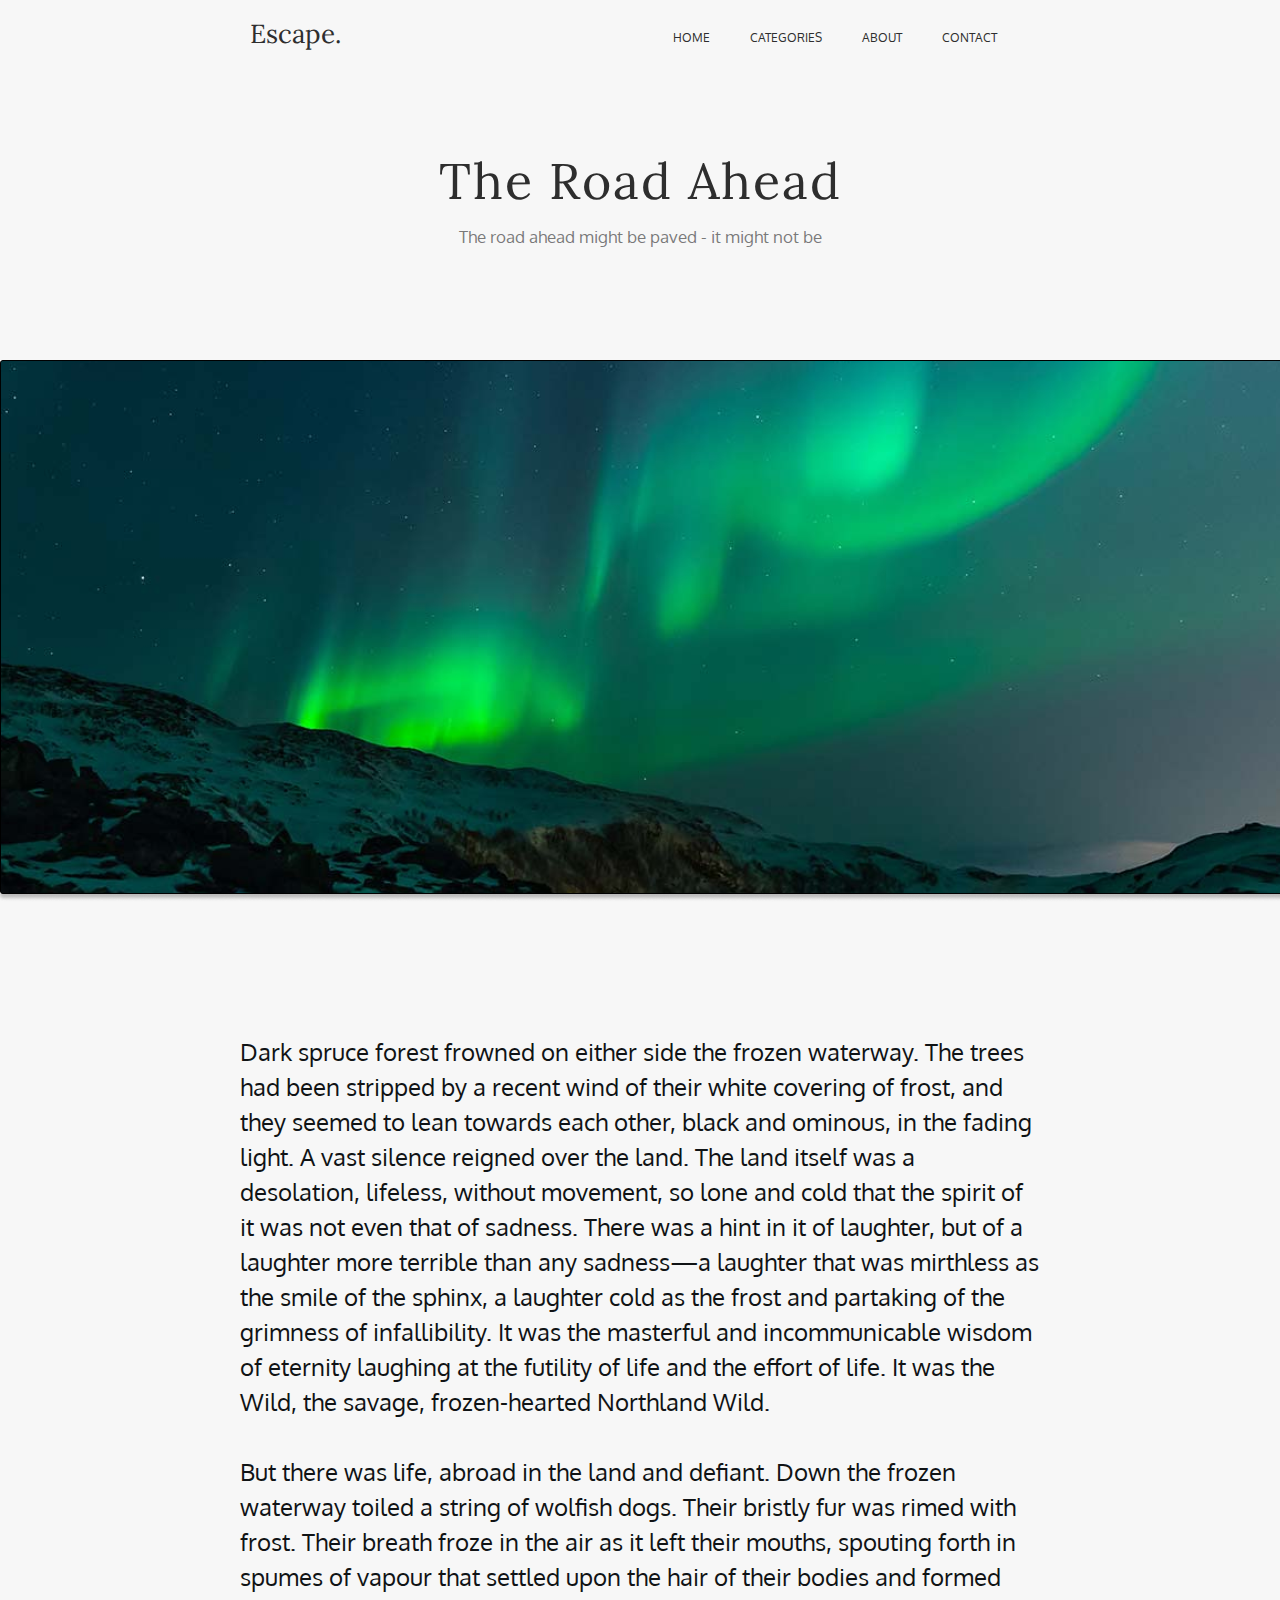
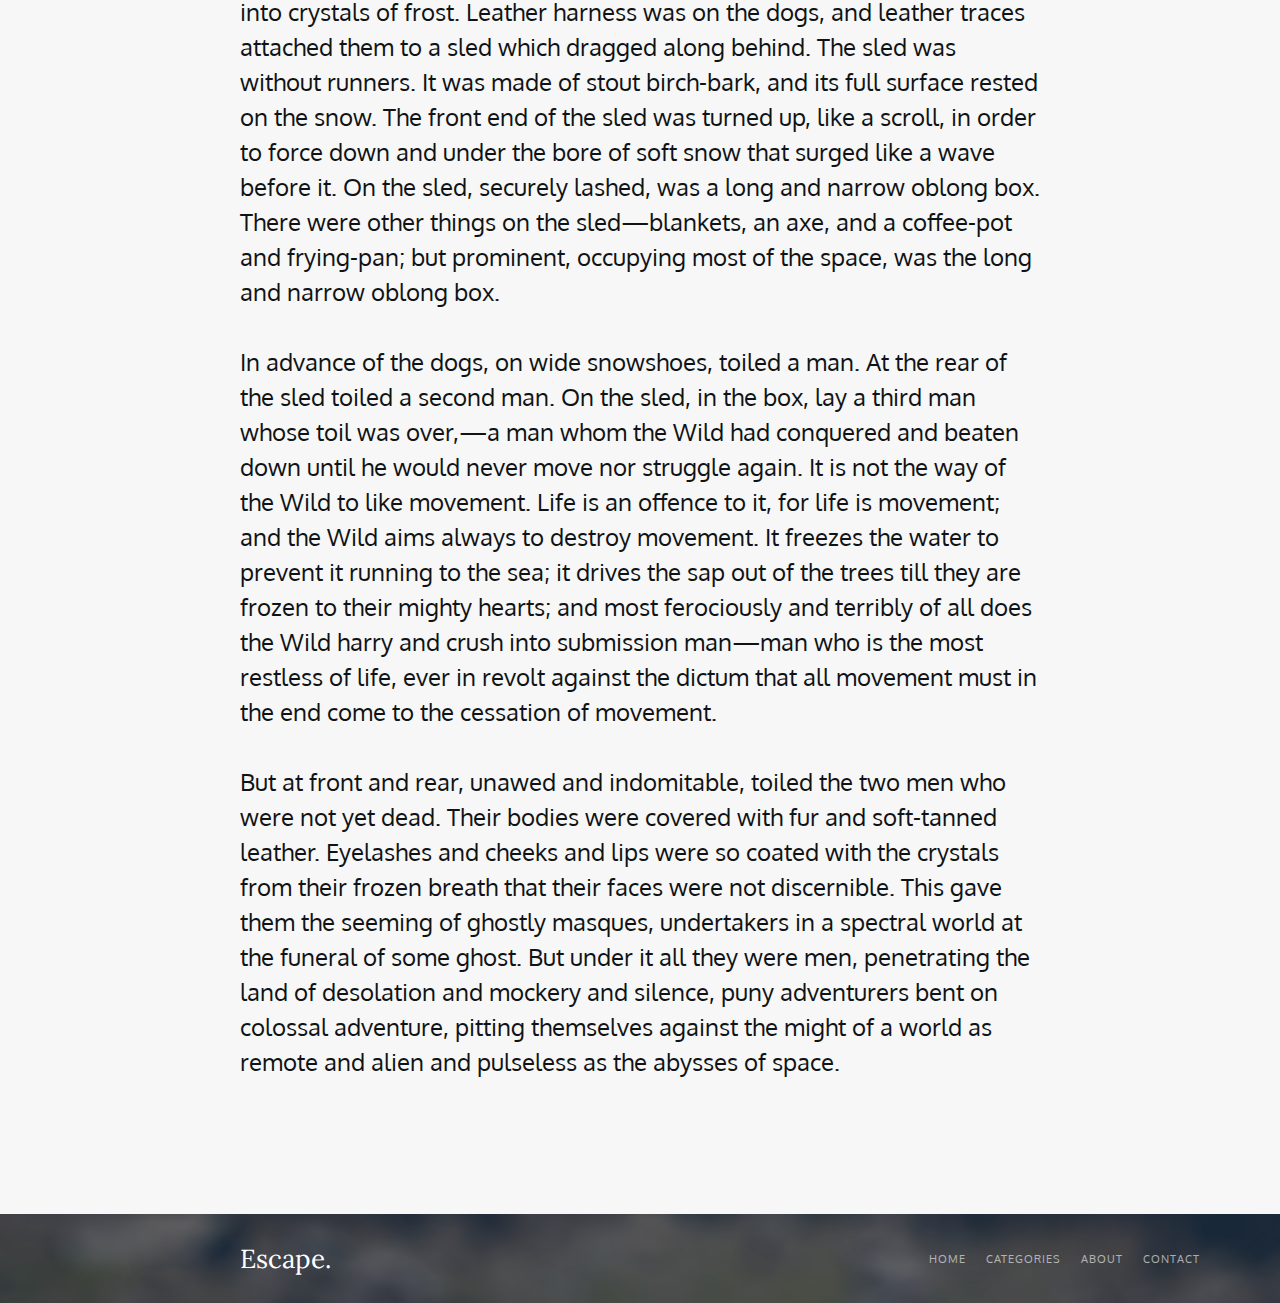
<file: index.html>
<!DOCTYPE html>
<html lang="en">

<head>
  <meta charset="utf-8">
    <title>The Road Ahead</title>
    <link rel="preconnect" href="https://fonts.googleapis.com">
    <link rel="preconnect" href="https://fonts.gstatic.com" crossorigin>
    <link href="https://fonts.googleapis.com/css2?family=Lora&family=Oxygen:wght@300;400&display=swap" rel="stylesheet">
    <link rel="stylesheet" href="style.css">
</head>

<body>
<div class="container">
    <header>
        <div class="logo">Escape.</div>
        <div class="links">
            <a><div>home</div></a>
            <a><div>categories</div></a>
            <a><div>about</div></a>
            <a><div>contact</div></a>
        </div>
    </header>
    <main>
        <section class="heading">
            <div class="main-title">The Road Ahead</div>
            <div class="sub-title">The road ahead might be paved - it might not be</div>
        </section>
        <div class="body-image">
            <img src="assets/body.png" alt="mountains image">
        </div>
        <section class="main-text">
            <div>
                Dark spruce forest frowned on either side the frozen waterway. The trees had been 
                stripped by a recent wind of their white covering of frost, and they seemed to lean 
                towards each other, black and ominous, in the fading light. A vast silence reigned 
                over the land. The land itself was a desolation, lifeless, without movement, so lone 
                and cold that the spirit of it was not even that of sadness. There was a hint in it 
                of laughter, but of a laughter more terrible than any sadness—a laughter that was 
                mirthless as the smile of the sphinx, a laughter cold as the frost and partaking of the 
                grimness of infallibility. It was the masterful and incommunicable wisdom of eternity 
                laughing at the futility of life and the effort of life. It was the Wild, the savage, 
                frozen-hearted Northland Wild.
            </div>
            <div>
                But there was life, abroad in the land and defiant. Down the frozen waterway toiled a 
                string of wolfish dogs. Their bristly fur was rimed with frost. Their breath froze in 
                the air as it left their mouths, spouting forth in spumes of vapour that settled upon 
                the hair of their bodies and formed into crystals of frost. Leather harness was on the 
                dogs, and leather traces attached them to a sled which dragged along behind. The sled 
                was without runners. It was made of stout birch-bark, and its full surface rested on 
                the snow. The front end of the sled was turned up, like a scroll, in order to force 
                down and under the bore of soft snow that surged like a wave before it. On the sled, 
                securely lashed, was a long and narrow oblong box. There were other things on the 
                sled—blankets, an axe, and a coffee-pot and frying-pan; but prominent, occupying 
                most of the space, was the long and narrow oblong box.
            </div>
            <div>
                In advance of the dogs, on wide snowshoes, toiled a man. At the rear of the sled 
                toiled a second man. On the sled, in the box, lay a third man whose toil was over,—a 
                man whom the Wild had conquered and beaten down until he would never move nor struggle 
                again. It is not the way of the Wild to like movement. Life is an offence to it, for life 
                is movement; and the Wild aims always to destroy movement. It freezes the water to prevent 
                it running to the sea; it drives the sap out of the trees till they are frozen to their 
                mighty hearts; and most ferociously and terribly of all does the Wild harry and crush into 
                submission man—man who is the most restless of life, ever in revolt against the dictum that 
                all movement must in the end come to the cessation of movement.
            </div>
            <div>
                But at front and rear, unawed and indomitable, toiled the two men who were not yet dead. 
                Their bodies were covered with fur and soft-tanned leather. Eyelashes and cheeks and lips 
                were so coated with the crystals from their frozen breath that their faces were not 
                discernible. This gave them the seeming of ghostly masques, undertakers in a spectral 
                world at the funeral of some ghost. But under it all they were men, penetrating the 
                land of desolation and mockery and silence, puny adventurers bent on colossal adventure, 
                pitting themselves against the might of a world as remote and alien and pulseless as the 
                abysses of space.
            </div>
        </section>
    </main>
    <footer>
        <img src="assets/footer.png" alt="footer background">
        <div class="shadow"></div>
        <div class="bar">
            <div class="logo">Escape.</div>
            <div class="links">
                <a><div>home</div></a>
                <a><div>categories</div></a>
                <a><div>about</div></a>
                <a><div>contact</div></a>
            </div>
        </div>
    </footer>
</div>
</body>

</html>
</file>
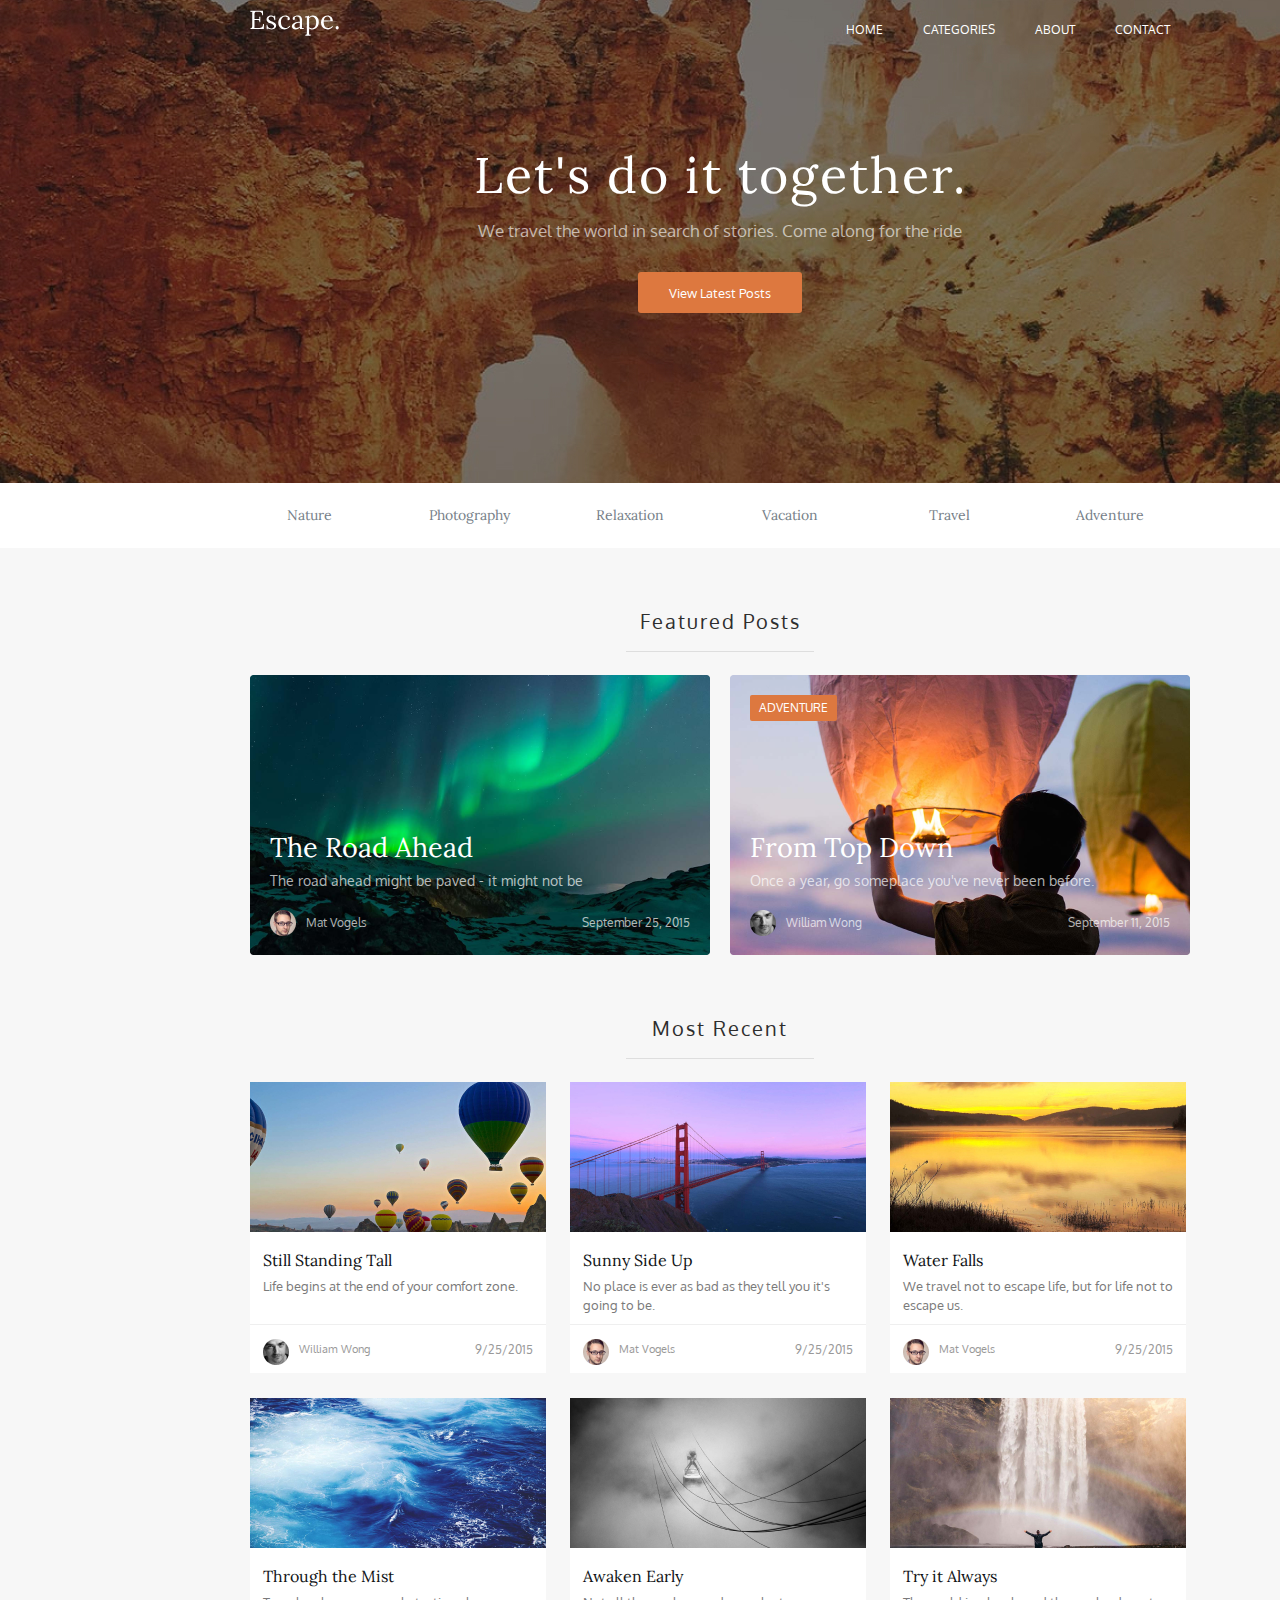
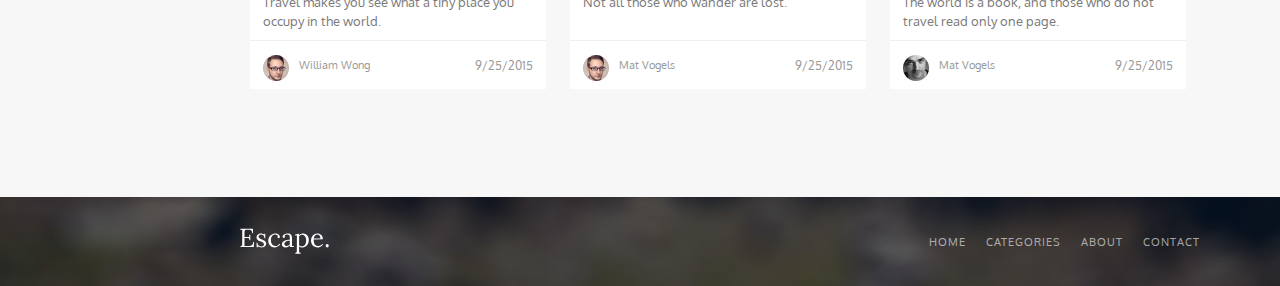
<file: lab2/index.html>
<!DOCTYPE html>
<html lang="en">

<head>
    <meta charset="utf-8">
    <title>Escape.</title>
    <link rel="preconnect" href="https://fonts.googleapis.com">
    <link rel="preconnect" href="https://fonts.gstatic.com" crossorigin>
    <link href="https://fonts.googleapis.com/css2?family=Lora&family=Oxygen:wght@300;400&display=swap" rel="stylesheet">
    <link rel="stylesheet" href="css/style.css">
    <link rel="stylesheet" href="css/header/header.css">
    <link rel="stylesheet" href="css/header/heading/heading.css">
    <link rel="stylesheet" href="css/main/main.css">
    <link rel="stylesheet" href="css/main/featured-posts/featured-posts.css">
    <link rel="stylesheet" href="css/main/most-recent/most-recent.css">
    <link rel="stylesheet" href="css/main/post-group/post-group.css">
    <link rel="stylesheet" href="css/footer/footer.css">
</head>

<body>

<header>
    <section class="header__bar">
        <div class="header__logo">
            <img src="assets/logo-header.svg" alt="logo-header">
        </div>
        <nav class="header__links">
            <a href="./index.html">home</a>
            <a href="./index.html">categories</a>
            <a href="./index.html">about</a>
            <a href="./index.html">contact</a>
        </nav>
    </section>
    <section class="heading">
        <h1 class="heading__caption">Let's do it together.</h1>
        <h2 class="heading__sub-caption">We travel the world in search of stories. Come along for the ride</h2>
        <button class="heading__button">View Latest Posts</button>
    </section>
</header>

<main>
    <nav class="main__filter-bar">
        <a href="./index.html">Nature</a>
        <a href="./index.html">Photography</a>
        <a href="./index.html">Relaxation</a>
        <a href="./index.html">Vacation</a>
        <a href="./index.html">Travel</a>
        <a href="./index.html">Adventure</a>
    </nav>
    <section class="post-group">
        <h2 class="post-group__caption">Featured Posts</h2>
        <div class="featured-posts">
            <div class="featured-posts__post">
                <ul class="featured-posts__filter"></ul>
                <h1>The Road Ahead</h1>
                <h2>The road ahead might be paved - it might not be</h2>
                <div class="featured-posts__footer-bar">
                    <div class="featured-posts__profile-picture">
                        <img src="assets/profile-pictures/mat-vogels.png" alt="profile-picture">
                    </div>
                    <p>Mat Vogels</p>
                    <time datetime="2015-09-25">September 25, 2015</time>
                </div>
            </div>
            <div class="featured-posts__post">
                <ul class="featured-posts__filter">
                    <li>adventure</li>
                </ul>
                <h1>From Top Down</h1>
                <h2>Once a year, go someplace you've never been before.</h2>
                <div class="featured-posts__footer-bar">
                    <div class="featured-posts__profile-picture">
                        <img src="assets/profile-pictures/william-wong.png" alt="profile-picture">
                    </div>
                    <p>William Wong</p>
                    <time datetime="2015-09-25">September 11, 2015</time>
                </div>
            </div>
        </div>
    </section>
    <section class="post-group">
        <h2 class="post-group__caption">Most Recent</h2>
        <div class="most-recent">
            <div class="most-recent__post">
                <div class="most-recent__background-picture">
                    <img src="assets/most-recent/still-standing-tall.jpg" alt="background-image">
                </div>
                <h1>Still Standing Tall</h1>
                <h2>Life begins at the end of your comfort zone.</h2>
                <div class="most-recent__footer-bar">
                    <div class="most-recent__profile-picture">
                        <img src="assets/profile-pictures/william-wong.png" alt="profile-picture">
                    </div>
                    <p>William Wong</p>
                    <time datetime="2015-09-25">9/25/2015</time>
                </div>
            </div>
            <div class="most-recent__post">
                <div class="most-recent__background-picture">
                    <img src="assets/most-recent/sunny-side-up.jpg" alt="background-image">
                </div>
                <h1>Sunny Side Up</h1>
                <h2>No place is ever as bad as they tell you it's going to be.</h2>
                <div class="most-recent__footer-bar">
                    <div class="most-recent__profile-picture">
                        <img src="assets/profile-pictures/mat-vogels.png" alt="profile-picture">
                    </div>
                    <p>Mat Vogels</p>
                    <time datetime="2015-09-25">9/25/2015</time>
                </div>
            </div>
            <div class="most-recent__post">
                <div class="most-recent__background-picture">
                    <img src="assets/most-recent/water-falls.jpg" alt="background-image">
                </div>
                <h1>Water Falls</h1>
                <h2>We travel not to escape life, but for life not to escape us.</h2>
                <div class="most-recent__footer-bar">
                    <div class="most-recent__profile-picture">
                        <img src="assets/profile-pictures/mat-vogels.png" alt="profile-picture">
                    </div>
                    <p>Mat Vogels</p>
                    <time datetime="2015-09-25">9/25/2015</time>
                </div>
            </div>
            <div class="most-recent__post">
                <div class="most-recent__background-picture">
                    <img src="assets/most-recent/through-mist.jpg" alt="background-image">
                </div>
                <h1>Through the Mist</h1>
                <h2>Travel makes you see what a tiny place you occupy in the world.</h2>
                <div class="most-recent__footer-bar">
                    <div class="most-recent__profile-picture">
                        <img src="assets/profile-pictures/mat-vogels.png" alt="profile-picture">
                    </div>
                    <p>William Wong</p>
                    <time datetime="2015-09-25">9/25/2015</time>
                </div>
            </div>
            <div class="most-recent__post">
                <div class="most-recent__background-picture">
                    <img src="assets/most-recent/awaken-early.jpg" alt="background-image">
                </div>
                <h1>Awaken Early</h1>
                <h2>Not all those who wander are lost.</h2>
                <div class="most-recent__footer-bar">
                    <div class="most-recent__profile-picture">
                        <img src="assets/profile-pictures/mat-vogels.png" alt="profile-picture">
                    </div>
                    <p>Mat Vogels</p>
                    <time datetime="2015-09-25">9/25/2015</time>
                </div>
            </div>
            <div class="most-recent__post">
                <div class="most-recent__background-picture">
                    <img src="assets/most-recent/try-it-always.jpg" alt="background-image">
                </div>
                <h1>Try it Always</h1>
                <h2>The world is a book, and those who do not travel read only one page.</h2>
                <div class="most-recent__footer-bar">
                    <div class="most-recent__profile-picture">
                        <img src="assets/profile-pictures/william-wong.png" alt="profile-picture">
                    </div>
                    <p>Mat Vogels</p>
                    <time datetime="2015-09-25">9/25/2015</time>
                </div>
            </div>
        </div>
        
    </section>
    
    
</main>

<footer>
    <div class="footer__logo">
        <img src="assets/logo-footer.svg" alt="logo-footer">
    </div>
    <div class="footer__links">
        <a href="./index.html">home</a>
        <a href="./index.html">categories</a>
        <a href="./index.html">about</a>
        <a href="./index.html">contact</a>
    </div>
</footer>

</body>

</html>
</file>
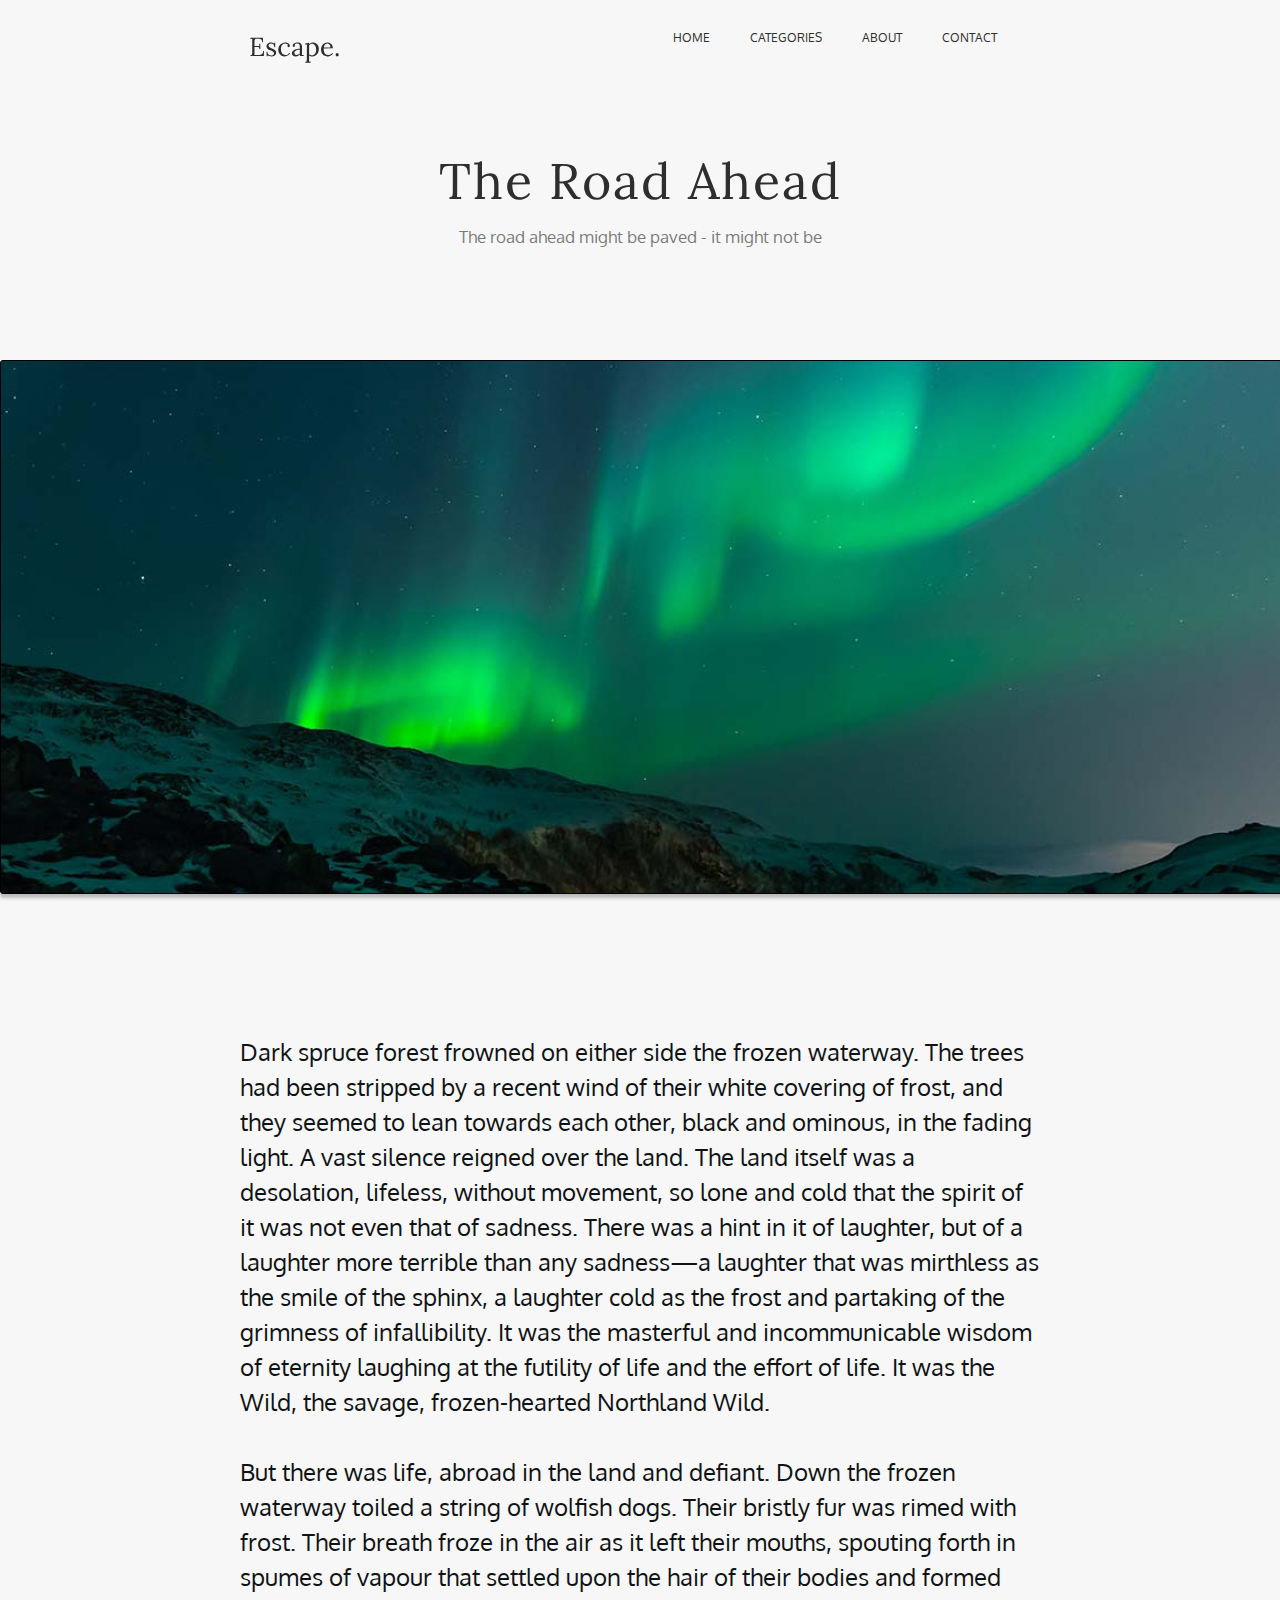
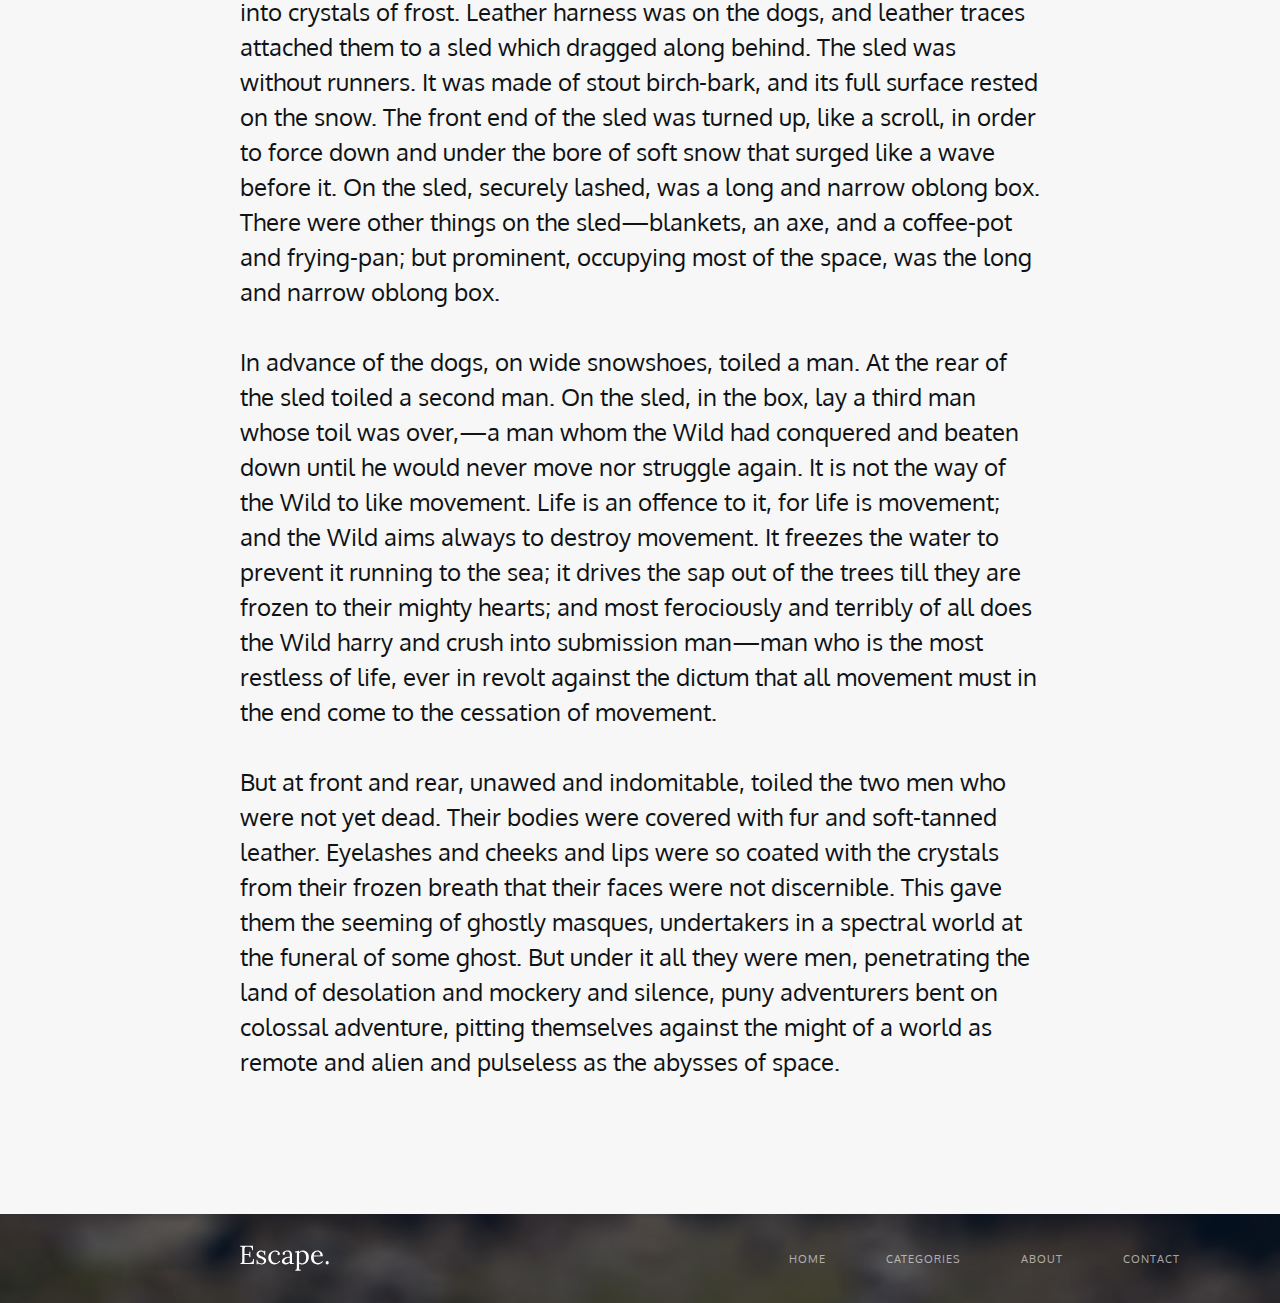
<file: lab1/road-ahead.html>
<!DOCTYPE html>
<html lang="en">

<head>
  <meta charset="utf-8">
    <title>The Road Ahead</title>
    <link rel="preconnect" href="https://fonts.googleapis.com">
    <link rel="preconnect" href="https://fonts.gstatic.com" crossorigin>
    <link href="https://fonts.googleapis.com/css2?family=Lora&family=Oxygen:wght@300;400&display=swap" rel="stylesheet">
    <link rel="stylesheet" href="style.css">
</head>

<body>
<div class="container">
    <header>
        <div class="logo">
            <img src="assets/logo-header.svg">
        </div>
        <div class="links">
            <a>home</a>
            <a>categories</a>
            <a>about</a>
            <a>contact</a>
        </div>
    </header>
    <main>
        <section class="heading">
            <div class="main-title">The Road Ahead</div>
            <div class="sub-title">The road ahead might be paved - it might not be</div>
        </section>
        <div class="body-image">
            <img src="assets/body.png" alt="mountains image">
        </div>
        <section class="main-text">
            <p>
                Dark spruce forest frowned on either side the frozen waterway. The trees had been 
                stripped by a recent wind of their white covering of frost, and they seemed to lean 
                towards each other, black and ominous, in the fading light. A vast silence reigned 
                over the land. The land itself was a desolation, lifeless, without movement, so lone 
                and cold that the spirit of it was not even that of sadness. There was a hint in it 
                of laughter, but of a laughter more terrible than any sadness—a laughter that was 
                mirthless as the smile of the sphinx, a laughter cold as the frost and partaking of the 
                grimness of infallibility. It was the masterful and incommunicable wisdom of eternity 
                laughing at the futility of life and the effort of life. It was the Wild, the savage, 
                frozen-hearted Northland Wild.<br><br>

                But there was life, abroad in the land and defiant. Down the frozen waterway toiled a 
                string of wolfish dogs. Their bristly fur was rimed with frost. Their breath froze in 
                the air as it left their mouths, spouting forth in spumes of vapour that settled upon 
                the hair of their bodies and formed into crystals of frost. Leather harness was on the 
                dogs, and leather traces attached them to a sled which dragged along behind. The sled 
                was without runners. It was made of stout birch-bark, and its full surface rested on 
                the snow. The front end of the sled was turned up, like a scroll, in order to force 
                down and under the bore of soft snow that surged like a wave before it. On the sled, 
                securely lashed, was a long and narrow oblong box. There were other things on the 
                sled—blankets, an axe, and a coffee-pot and frying-pan; but prominent, occupying 
                most of the space, was the long and narrow oblong box.<br><br>

                In advance of the dogs, on wide snowshoes, toiled a man. At the rear of the sled 
                toiled a second man. On the sled, in the box, lay a third man whose toil was over,—a 
                man whom the Wild had conquered and beaten down until he would never move nor struggle 
                again. It is not the way of the Wild to like movement. Life is an offence to it, for life 
                is movement; and the Wild aims always to destroy movement. It freezes the water to prevent 
                it running to the sea; it drives the sap out of the trees till they are frozen to their 
                mighty hearts; and most ferociously and terribly of all does the Wild harry and crush into 
                submission man—man who is the most restless of life, ever in revolt against the dictum that 
                all movement must in the end come to the cessation of movement.<br><br>

                But at front and rear, unawed and indomitable, toiled the two men who were not yet dead. 
                Their bodies were covered with fur and soft-tanned leather. Eyelashes and cheeks and lips 
                were so coated with the crystals from their frozen breath that their faces were not 
                discernible. This gave them the seeming of ghostly masques, undertakers in a spectral 
                world at the funeral of some ghost. But under it all they were men, penetrating the 
                land of desolation and mockery and silence, puny adventurers bent on colossal adventure, 
                pitting themselves against the might of a world as remote and alien and pulseless as the 
                abysses of space.
            </p>
        </section>
    </main>
    <footer>
        <div class="logo">
            <img src="assets/logo-footer.svg">
        </div>
        <div class="links">
            <a>home</a>
            <a>categories</a>
            <a>about</a>
            <a>contact</a>
        </div>
    </footer>
</div>
</body>

</html>
</file>
<file: style.css>
* {
    margin: 0;
    padding: 0;
    box-sizing: 0;
}

body {
    height: 100%;
    background-color: black;
}

.container {
    max-width: 1440px;
    margin: auto;
    background-color: #f7f7f7;
}

header {
    display: flex;
    flex-direction: row;
    justify-content: space-between;
    font-family: "Lora", serif;
    padding: 17px 250px;
    height: 40px;
    color: #2e2e2e;
}

.logo {
    font-size: 26px;
}

header .links {
    display: flex;
    font-size: 12px;
    width: 376.61px;
    text-transform: uppercase;
    align-items: center;
}

header .links a div {
    font-family: 'Oxygen', sans-serif;
    padding: 10px 20px;
}

.heading {
    width: 100%;
    text-align: center;
    font-family: "Lora", serif;
}

.main-title {
    margin: 82px auto 0;
    width: 498px;
    height: 51px;
    font-size: 50px;
    color: #2e2e2e;
    line-height: 51px;
    letter-spacing: 2px;
}

.sub-title {
    font-family: 'Oxygen', sans-serif;
    margin: 20px auto 0;
    color: rgba(46, 46, 46, 63%);
    width: 504px;
    height: 20px;
    font-size: 17px;
    line-height: 20px;
    letter-spacing: 0%;
}

.body-image {
    width: 100%;
    height: 534px;
    margin-top: 113px;
}

.main-text {
    padding: 140px 240px 135px;
    display: flex;
    flex-direction: column;
    gap: 35px;
    font-family: 'Oxygen', sans-serif;
    color: #101315;
    font-size: 24px;
    line-height: 35px;
}

footer {
    font-family: "Lora", serif;
    width: 1440px;
    height: 89px;
}

.shadow {
    z-index: 1;
    position: absolute;
    width: 1440px;
    height: 89px;
    background-color: rgba(35, 47, 56, 60%);
}

footer img {
    z-index: 0;
    position: absolute;
    width: 1440px;
    height: 89px;
}


footer .bar {
    position: relative;
    z-index: 2;
    display: flex;
    flex-direction: row;
    justify-content: space-between;
    width: 960px;
    height: 34px;
    padding: 28px 240px 27px;
    color: #fff;
}

footer .bar .links {
    display: flex;
    width: 640px;
    gap: 20px;
    justify-content: flex-end;
    align-items: center;
    text-transform: uppercase;
    color: rgba(255, 255, 255, 60%);
    font-family: 'Oxygen', sans-serif;
    font-size: 11px;
    line-height: 26px;
    letter-spacing: 1px;
}
</file>
<file: lab2/css/style.css>
* {
    margin: 0;
    padding: 0;
    box-sizing: 0;
}

::-webkit-scrollbar {
    display: none;
}

h1, h2 {
    font-weight: normal;
}

body {
    width: 1440px;
    margin: 0 auto;
}
</file>
<file: lab2/css/header/header.css>
header {
    height: 483px;
    background-image: url("header-background.jpg");
}

.header__bar {
    padding: 0 250px;
    height: 40px;
    display: flex;
    flex-direction: row;
    justify-content: space-between;
}

.header__logo {
    padding: 10px 0;
    width: 92px;
    height: 26px;
}

.header__links {
    padding: 20px 20px;
    display: flex;
    flex-direction: row;
    gap: 40px
}

.header__links a {
    font-size: 12px;
    line-height: 20px;
    font-family: 'Oxygen', sans-serif;
    color: #fff;
    text-transform: uppercase;
    text-decoration: none;
    display: block;
}
</file>
<file: lab2/css/header/heading/heading.css>
.heading {
    padding: 110px 250px;
    display: flex;
    flex-direction: column;
    align-items: center;
}

.heading__caption {
    font-family: "Lora", serif;
    font-size: 50px;
    line-height: 51px;
    letter-spacing: 2px;
    color: #fff;
}

.heading__sub-caption {
    font-family: 'Oxygen', sans-serif;
    font-size: 17px;
    line-height: 20px;
    color: #ffffffa0;
    display: block;
    margin-top: 20px;
}

.heading__button {
    background-color: #dd783f;
    border: none;
    border-radius: 3px;
    padding: 12px 31px;
    color: #fff;
    font-family: 'Oxygen', sans-serif;
    margin-top: 31px;
}
</file>
<file: lab2/css/main/main.css>
main {
    background-color: #f7f7f7;
}

.main__filter-bar {
    background-color: #fff;
    display: flex;
    flex-direction: row;
    gap: 21px;
    padding: 9px 240px 10px;
}

.main__filter-bar a {
    font-family: "Lora", serif;
    font-size: 14px;
    line-height: 20px;
    letter-spacing: 0;
    color: #768088;
    text-decoration: none;
    display: block;
    width: 139px;
    padding: 13px 0;
    text-align: center;
}
</file>
<file: lab2/css/main/featured-posts/featured-posts.css>
.featured-posts {
    margin-top: 23px;
    display: grid;
    grid-template-columns: 460px 460px;
    column-gap: 20px;
}

.featured-posts__post {
    display: flex;
    flex-direction: column;
    height: 245px;
    padding: 20px 20px 15px;
    border-radius: 3px;
}

.featured-posts__post:nth-child(1) {
    background-image: url("road-ahead.png");
}

.featured-posts__post:nth-child(2) {
    background-image: url("from-top-down.png");
}

.featured-posts__filter {
    align-self: flex-start;
    display: flex;
    gap: 10px;
    flex-wrap: wrap;
    flex-direction: row;
}

.featured-posts__filter li {
    list-style-type: none;
    padding: 6px 9px 7px;
    text-transform: uppercase;
    font-family: 'Oxygen', sans-serif;
    font-size: 12px;
    line-height: 13px;
    letter-spacing: 0;
    color: #fff;
    background-color: #dd783f;
    border-radius: 2px;
}

.featured-posts__post h1 {
    display: block;
    color: #fff;
    font-family: "Lora", serif;
    font-size: 27px;
    line-height: 30px;
    letter-spacing: 0;
    margin-top: auto;
    margin-bottom: 6px;
}

.featured-posts__post h2 {
    display: block;
    color: #ffffffb3;
    font-family: 'Oxygen', sans-serif;
    font-size: 14px;
    line-height: 25px;
    letter-spacing: 0;
    margin-bottom: 12px;
}


.featured-posts__footer-bar {
    display: flex;
    flex-direction: row;
    align-items: center;
}

.featured-posts__profile-picture {
    width: 26px;
    height: 26px;
    border-radius: 50%;
}

.featured-posts__footer-bar p {
    display: block;
    margin-left: 10px;
    color: #ffffffb3;
    font-family: 'Oxygen', sans-serif;
    font-size: 12px;
    line-height: 35px;
    letter-spacing: 0;
}

.featured-posts__footer-bar time {
    display: block;
    margin-left: auto;
    color: #ffffffb3;
    font-family: 'Oxygen', sans-serif;
    font-size: 12px;
    line-height: 35px;
    letter-spacing: 0;
}
</file>
<file: lab2/css/main/most-recent/most-recent.css>
.most-recent {
    margin-top: 23px;
    padding-bottom: 108px;
    display: grid;
    grid-template-columns: 296px 296px 296px;
    column-gap: 24px;
    row-gap: 25px;
}

.most-recent__post {
    background-color: #fff;
    display: flex;
    flex-direction: column;
    height: 291px;
}

.most-recent__post h1 {
    display: block;
    color: #101315;
    font-family: "Lora", serif;
    font-size: 16px;
    line-height: 21px;
    letter-spacing: 0;
    padding: 0 13px 0;
    margin-top: 14px;
    margin-bottom: 6px;
}

.most-recent__post h2 {
    display: block;
    color: #7a7a7a;
    font-family: 'Oxygen', sans-serif;
    font-size: 13px;
    line-height: 19px;
    letter-spacing: 0;
    padding: 0 13px 0;
}


.most-recent__footer-bar {
    margin-top: auto;
    padding: 7px 13px 6px;
    border-top: 1px solid #efefef;
    display: flex;
    flex-direction: row;
    align-items: center;
}

.most-recent__profile-picture {
    padding: 5px 0 0;
    width: 26px;
    height: 26px;
    border-radius: 50%;
}

.most-recent__footer-bar p {
    display: block;
    margin-left: 10px;
    color: #999999;
    font-family: 'Oxygen', sans-serif;
    font-size: 11px;
    line-height: 35px;
    letter-spacing: 0;
}

.most-recent__footer-bar time {
    display: block;
    margin-left: auto;
    color: #999999;
    font-family: 'Oxygen', sans-serif;
    font-size: 12px;
    line-height: 35px;
    letter-spacing: 0;
}
</file>
<file: lab2/css/main/post-group/post-group.css>
.post-group {
    padding: 60px 250px 0;
}

.post-group__caption {
    display: block;
    font-family: 'Oxygen', sans-serif;
    font-size: 20px;
    line-height: 27px;
    letter-spacing: 2px;
    color: #2e2e2e;
    margin-left: auto;
    margin-right: auto;
    text-align: center;
    width: 188px;
    padding: 0 0 16px;
    border-bottom: 1px solid #dedede;
}
</file>
<file: lab2/css/footer/footer.css>
footer {
    font-family: "Lora", serif;
    width: 960px;
    height: 89px;
    padding: 0 240px;
    display: flex;
    flex-direction: row;
    justify-content: space-between;
    color: #fff;
    background: url("footer.png") rgba(35, 47, 56, 60%);
    background-blend-mode: multiply;
}

.footer__logo {
    margin-top: 31px;
}

.footer__links {
    display: flex;
    width: 640px;
    gap: 20px;
    justify-content: flex-end;
    align-items: center;
    text-transform: uppercase;
     
}

.footer__links a {
    font-family: 'Oxygen', sans-serif;
    color: rgba(255, 255, 255, 60%);
    font-size: 11px;
    line-height: 26px;
    letter-spacing: 1px;
    text-decoration: none;
}
</file>
<file: lab1/style.css>
* {
    margin: 0;
    padding: 0;
    box-sizing: 0;
}

body {
    height: 100%;
    background-color: black;
}

.container {
    max-width: 1440px;
    margin: auto;
    background-color: #f7f7f7;
}

header {
    display: flex;
    flex-direction: row;
    justify-content: space-between;
    font-family: "Lora", serif;
    padding: 17px 250px;
    height: 40px;
    color: #2e2e2e;
}

header .links {
    display: flex;
    font-size: 12px;
    width: 376.61px;
    text-transform: uppercase;
    align-items: center;
}

.logo {
    width: 92px;
    height: 26px;
}

header .logo {
    margin-top: 20px;
}

.links a {
    display: block;
    font-family: 'Oxygen', sans-serif;
    padding: 10px 20px;
}

.heading {
    width: 100%;
    text-align: center;
    font-family: "Lora", serif;
}

.main-title {
    margin: 82px auto 0;
    width: 498px;
    height: 51px;
    font-size: 50px;
    color: #2e2e2e;
    line-height: 51px;
    letter-spacing: 2px;
}

.sub-title {
    font-family: 'Oxygen', sans-serif;
    margin: 20px auto 0;
    color: rgba(46, 46, 46, 63%);
    width: 504px;
    height: 20px;
    font-size: 17px;
    line-height: 20px;
    letter-spacing: 0%;
}

.body-image {
    width: 100%;
    height: 534px;
    margin-top: 113px;
}

.main-text {
    padding: 140px 240px 135px;
    font-family: 'Oxygen', sans-serif;
    color: #101315;
    font-size: 24px;
    line-height: 35px;
}

footer {
    font-family: "Lora", serif;
    width: 960px;
    height: 89px;
    padding: 0 240px;
    display: flex;
    flex-direction: row;
    justify-content: space-between;
    color: #fff;
    background: url("assets/footer.png") rgba(35, 47, 56, 60%);
    background-blend-mode: multiply;
}

footer .logo {
    margin-top: 31px;
}

footer .links {
    display: flex;
    width: 640px;
    gap: 20px;
    justify-content: flex-end;
    align-items: center;
    text-transform: uppercase;
    color: rgba(255, 255, 255, 60%);
    font-family: 'Oxygen', sans-serif;
    font-size: 11px;
    line-height: 26px;
    letter-spacing: 1px;
}
</file>
